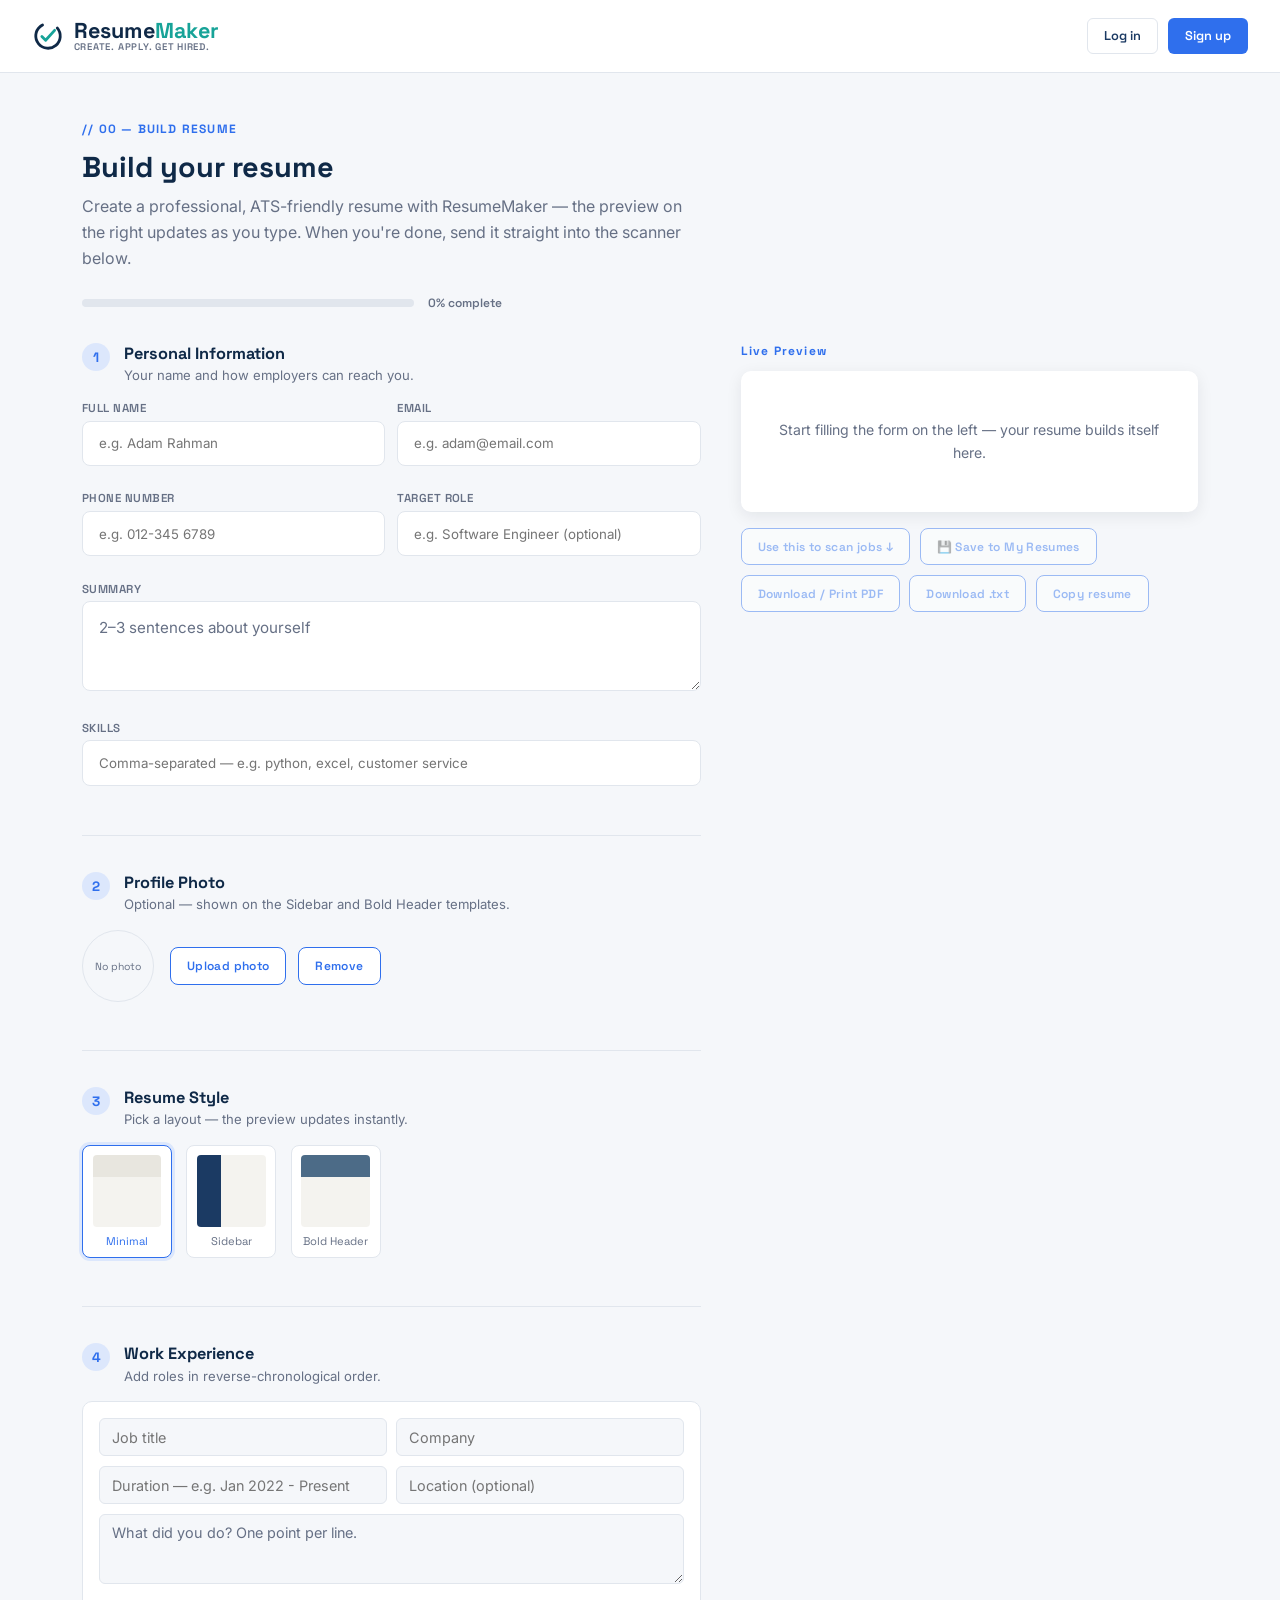
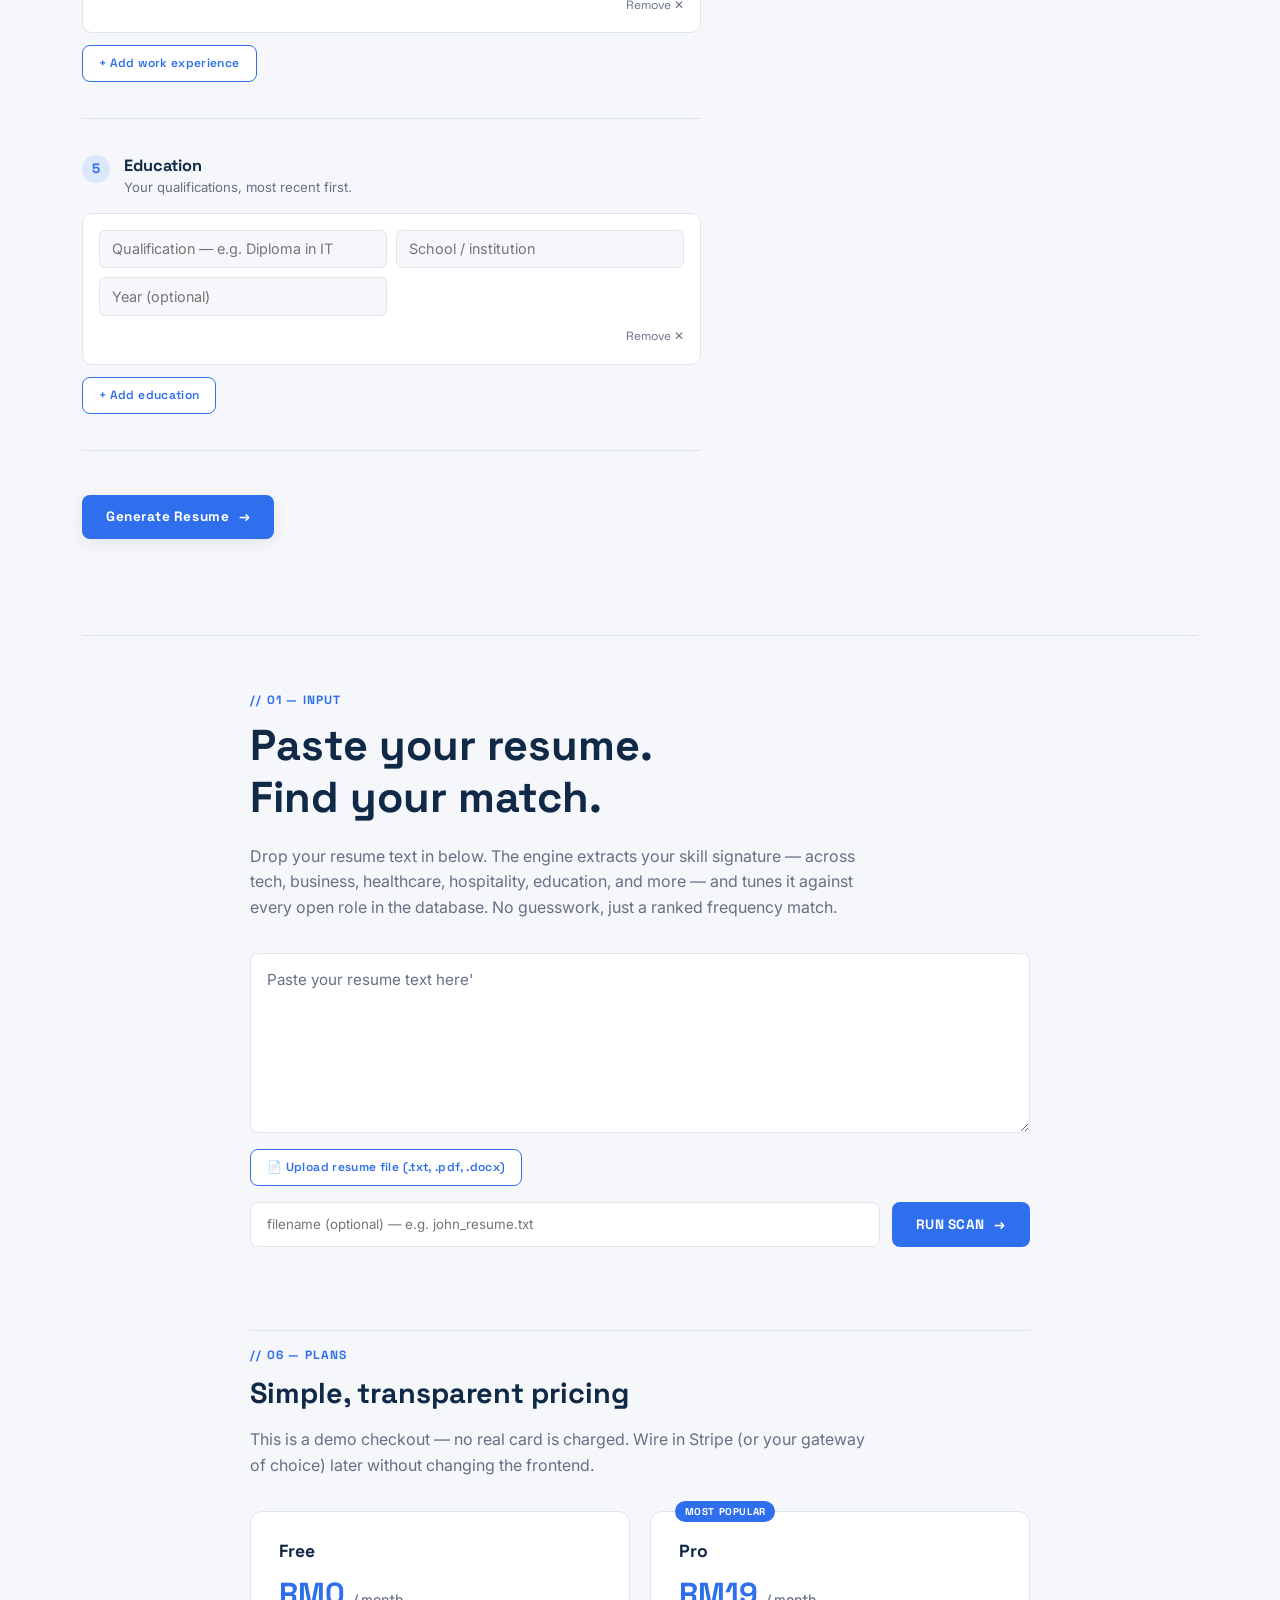
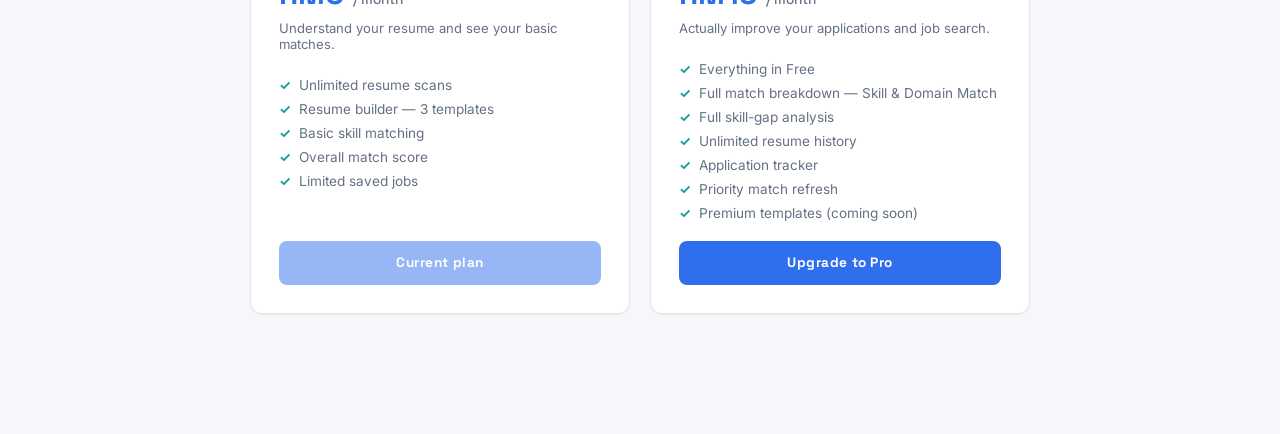
<file: frontend/index.html>
<!DOCTYPE html>
<html lang="en">
<head>
<meta charset="UTF-8">
<meta name="viewport" content="width=device-width, initial-scale=1.0">
<title>ResumeMaker — Resume Matcher</title>
<link rel="preconnect" href="https://fonts.googleapis.com">
<link href="https://fonts.googleapis.com/css2?family=Space+Grotesk:wght@400;500;600;700&family=Inter:wght@400;500;600&display=swap" rel="stylesheet">
<link rel="stylesheet" href="style.css">
</head>
<body>

<header class="topbar">
  <div class="topbar-left">
    <div class="logo">
      <svg class="logo-icon" viewBox="0 0 34 34" fill="none" xmlns="http://www.w3.org/2000/svg" aria-hidden="true">
        <circle class="logo-icon-ring" cx="17" cy="17" r="13" stroke-width="3" stroke-linecap="round" stroke-dasharray="64 17" transform="rotate(-40 17 17)"/>
        <path class="logo-icon-check" d="M10.5 17.5L14.5 21.5L24 11" stroke-width="3" stroke-linecap="round" stroke-linejoin="round"/>
      </svg>
      <div class="logo-text">
        <span class="logo-wordmark"><span class="logo-word-a">Resume</span><span class="logo-word-b">Maker</span></span>
        <span class="logo-tagline">CREATE. APPLY. GET HIRED.</span>
      </div>
    </div>
  </div>
  <div class="topbar-right" id="authArea">
    <button type="button" class="nav-btn ghost" id="loginNavBtn">Log in</button>
    <button type="button" class="nav-btn primary" id="signupNavBtn">Sign up</button>
  </div>
</header>

<main>
  <section class="builder-section reveal">
    <div class="builder-header">
      <p class="eyebrow reveal-child" style="--reveal-delay:0ms">// 00 — BUILD RESUME</p>
      <h2 class="builder-title reveal-child" style="--reveal-delay:70ms">Build your resume</h2>
      <p class="hero-copy reveal-child" style="--reveal-delay:140ms">Create a professional, ATS-friendly resume with ResumeMaker — the preview on the right updates as you type. When you're done, send it straight into the scanner below.</p>

      <div class="progress-track reveal-child" style="--reveal-delay:210ms" aria-label="Resume completion progress">
        <div class="progress-bar"><div class="progress-fill" id="progressFill" style="width:0%"></div></div>
        <span class="progress-label" id="progressLabel">0% complete</span>
      </div>
    </div>

    <div class="builder-layout">
      <div class="builder-form">

        <div class="form-step">
          <div class="step-head">
            <span class="step-num">1</span>
            <div>
              <h3>Personal Information</h3>
              <p>Your name and how employers can reach you.</p>
            </div>
          </div>
          <div class="builder-grid">
            <div class="field">
              <label for="bFullName">Full name</label>
              <input id="bFullName" type="text" placeholder="e.g. Adam Rahman" />
            </div>
            <div class="field">
              <label for="bEmail">Email</label>
              <input id="bEmail" type="text" placeholder="e.g. adam@email.com" />
            </div>
            <div class="field">
              <label for="bPhone">Phone number</label>
              <input id="bPhone" type="text" placeholder="e.g. 012-345 6789" />
            </div>
            <div class="field">
              <label for="bTargetRole">Target role</label>
              <input id="bTargetRole" type="text" placeholder="e.g. Software Engineer (optional)" />
            </div>
          </div>
          <div class="field">
            <label for="bSummary">Summary</label>
            <textarea id="bSummary" class="builder-textarea" placeholder="2–3 sentences about yourself"></textarea>
          </div>
          <div class="field">
            <label for="bSkills">Skills</label>
            <input id="bSkills" type="text" placeholder="Comma-separated — e.g. python, excel, customer service" />
          </div>
        </div>

        <div class="form-step">
          <div class="step-head">
            <span class="step-num">2</span>
            <div>
              <h3>Profile Photo</h3>
              <p>Optional — shown on the Sidebar and Bold Header templates.</p>
            </div>
          </div>
          <div class="photo-upload-row">
            <div id="photoPreview" class="photo-preview">No photo</div>
            <div>
              <label for="bPhoto" class="secondary-btn file-label">Upload photo</label>
              <input type="file" id="bPhoto" accept="image/*" hidden />
              <button type="button" id="removePhotoBtn" class="secondary-btn" style="margin-left:0.5rem;">Remove</button>
            </div>
          </div>
        </div>

        <div class="form-step">
          <div class="step-head">
            <span class="step-num">3</span>
            <div>
              <h3>Resume Style</h3>
              <p>Pick a layout — the preview updates instantly.</p>
            </div>
          </div>
          <div class="template-picker" id="templatePicker" role="radiogroup" aria-label="Resume template">
            <button type="button" class="template-option selected" data-template="minimal" role="radio" aria-checked="true">
              <div class="template-thumb template-thumb-minimal"></div>
              <span>Minimal</span>
            </button>
            <button type="button" class="template-option" data-template="sidebar" role="radio" aria-checked="false">
              <div class="template-thumb template-thumb-sidebar"></div>
              <span>Sidebar</span>
            </button>
            <button type="button" class="template-option" data-template="bold" role="radio" aria-checked="false">
              <div class="template-thumb template-thumb-bold"></div>
              <span>Bold Header</span>
            </button>
          </div>
        </div>

        <div class="form-step">
          <div class="step-head">
            <span class="step-num">4</span>
            <div>
              <h3>Work Experience</h3>
              <p>Add roles in reverse-chronological order.</p>
            </div>
          </div>
          <div id="experienceList" class="dynamic-list"></div>
          <p id="experienceEmpty" class="empty-state">No work experience added yet.</p>
          <button type="button" id="addExperienceBtn" class="secondary-btn">+ Add work experience</button>
        </div>

        <div class="form-step">
          <div class="step-head">
            <span class="step-num">5</span>
            <div>
              <h3>Education</h3>
              <p>Your qualifications, most recent first.</p>
            </div>
          </div>
          <div id="educationList" class="dynamic-list"></div>
          <p id="educationEmpty" class="empty-state">No education added yet.</p>
          <button type="button" id="addEducationBtn" class="secondary-btn">+ Add education</button>
        </div>

        <div class="builder-cta">
          <button id="generateBtn" class="cta-btn">
            <span class="btn-label">Generate Resume</span>
            <span class="btn-arrow">→</span>
          </button>
          <p id="builderStatus" class="status-msg"></p>
        </div>
      </div>

      <aside class="builder-preview-panel">
        <div class="preview-sticky">
          <div class="preview-panel-head">
            <span class="eyebrow" style="margin:0;">Live Preview</span>
          </div>
          <div id="resumeVisual" class="resume-visual-wrap">
            <div class="preview-placeholder">Start filling the form on the left — your resume builds itself here.</div>
          </div>
          <div class="preview-actions" id="generatedPreview">
            <button type="button" id="useForScanBtn" class="secondary-btn" disabled>Use this to scan jobs ↓</button>
            <button type="button" id="saveToHistoryBtn" class="secondary-btn" disabled>💾 Save to My Resumes</button>
            <button type="button" id="downloadPdfBtn" class="secondary-btn" disabled>Download / Print PDF</button>
            <button type="button" id="downloadBtn" class="secondary-btn" disabled>Download .txt</button>
            <button type="button" id="copyResumeBtn" class="secondary-btn" disabled>Copy resume</button>
          </div>
          <p id="saveToHistoryStatus" class="status-msg"></p>
        </div>
      </aside>
    </div>
  </section>

  <section class="hero reveal narrow">
    <p class="eyebrow reveal-child" style="--reveal-delay:0ms">// 01 — INPUT</p>
    <h1 class="reveal-child" style="--reveal-delay:70ms">Paste your resume.<br>Find your match.</h1>
    <p class="hero-copy reveal-child" style="--reveal-delay:150ms">Drop your resume text in below. The engine extracts your skill signature — across tech, business, healthcare, hospitality, education, and more — and tunes it against every open role in the database. No guesswork, just a ranked frequency match.</p>

    <textarea id="resumeText" class="reveal-child" style="--reveal-delay:220ms" placeholder="Paste your resume text here'"></textarea>

    <div class="file-upload-row">
      <label for="resumeFileInput" class="secondary-btn file-label">📄 Upload resume file (.txt, .pdf, .docx)</label>
      <input type="file" id="resumeFileInput" accept=".txt,.pdf,.docx" hidden />
      <span id="fileUploadStatus" class="status-msg"></span>
    </div>

    <div class="input-row">
      <input id="filename" type="text" placeholder="filename (optional) — e.g. john_resume.txt" />
      <button id="scanBtn">
        <span class="btn-label">RUN SCAN</span>
        <span class="btn-arrow">→</span>
      </button>
    </div>
    <p id="statusMsg" class="status-msg"></p>
  </section>

  <section class="results reveal narrow" id="resultsSection" hidden>
    <p class="eyebrow">// 02 — DETECTED SIGNATURE</p>
    <div id="skillTags" class="skill-tags"></div>

    <p class="eyebrow" style="margin-top: 3rem;">// 03 — MATCHED FREQUENCIES</p>
    <p class="legend"><span style="color:var(--accent)">■ exact match</span><span style="color:var(--secondary)">▨ related field</span><span style="color:var(--text-dim); text-decoration:line-through;">missing</span></p>
    <div id="matchList" class="match-list"></div>
  </section>

  <section class="pricing reveal narrow">
    <p class="eyebrow">// 06 — PLANS</p>
    <h2 class="builder-title">Simple, transparent pricing</h2>
    <p class="hero-copy">This is a demo checkout — no real card is charged. Wire in Stripe (or your gateway of choice) later without changing the frontend.</p>

    <div class="pricing-grid">
      <div class="plan-card" data-plan="free">
        <div class="plan-name">Free</div>
        <div class="plan-price">RM0 <span>/ month</span></div>
        <p class="plan-tagline">Understand your resume and see your basic matches.</p>
        <ul class="plan-features">
          <li>Unlimited resume scans</li>
          <li>Resume builder — 3 templates</li>
          <li>Basic skill matching</li>
          <li>Overall match score</li>
          <li>Limited saved jobs</li>
        </ul>
        <button type="button" class="primary-btn subscribe-btn" data-plan="free">Get Started</button>
      </div>
      <div class="plan-card featured" data-plan="pro">
        <div class="plan-name">Pro</div>
        <div class="plan-price">RM19 <span>/ month</span></div>
        <p class="plan-tagline">Actually improve your applications and job search.</p>
        <ul class="plan-features">
          <li>Everything in Free</li>
          <li>Full match breakdown — Skill &amp; Domain Match</li>
          <li>Full skill-gap analysis</li>
          <li>Unlimited resume history</li>
          <li>Application tracker</li>
          <li>Priority match refresh</li>
          <li>Premium templates (coming soon)</li>
        </ul>
        <button type="button" class="primary-btn subscribe-btn" data-plan="pro">Upgrade to Pro</button>
      </div>
    </div>
    <p id="pricingStatus" class="status-msg"></p>
  </section>
</main>

<!-- Edit Profile modal -->
<div class="modal-overlay" id="profileModal" hidden>
  <div class="modal-card">
    <button type="button" class="modal-close" id="profileModalClose">✕</button>
    <h3 class="modal-title">Edit profile</h3>
    <p class="modal-subtitle">Update your name, email, or profile photo.</p>

    <div class="photo-upload-row">
      <div id="profilePhotoPreview" class="photo-preview">No photo</div>
      <div>
        <label for="profilePhotoInput" class="secondary-btn file-label">Upload photo</label>
        <input type="file" id="profilePhotoInput" accept="image/*" hidden />
        <button type="button" id="removeProfilePhotoBtn" class="secondary-btn" style="margin-left:0.5rem;">Remove</button>
      </div>
    </div>

    <div class="modal-form">
      <input type="text" id="profileNameInput" placeholder="Full name" />
      <input type="email" id="profileEmailInput" placeholder="Email" />
      <button type="button" class="primary-btn" id="profileSaveBtn" style="justify-content:center;">Save changes</button>
    </div>
    <p id="profileStatus" class="status-msg"></p>
  </div>
</div>

<!-- Dashboard modal -->
<div class="modal-overlay" id="dashboardModal" hidden>
  <div class="modal-card modal-card-wide">
    <button type="button" class="modal-close" id="dashboardModalClose">✕</button>

    <p class="eyebrow" style="margin:0 0 0.3rem;">// DASHBOARD</p>
    <h3 class="modal-title">Welcome back<span id="dashboardName"></span></h3>

    <div class="dashboard-grid">
      <div class="dashboard-tile">
        <span class="dashboard-tile-label">Resume Score</span>
        <span class="dashboard-tile-value" id="statResumeScore">0<small>/100</small></span>
      </div>
      <div class="dashboard-tile">
        <span class="dashboard-tile-label">Jobs Matched</span>
        <span class="dashboard-tile-value" id="statJobsMatched">0</span>
      </div>
      <div class="dashboard-tile">
        <span class="dashboard-tile-label">Saved Jobs</span>
        <span class="dashboard-tile-value" id="statSavedJobs">0</span>
      </div>
      <div class="dashboard-tile">
        <span class="dashboard-tile-label">Applications</span>
        <span class="dashboard-tile-value" id="statApplications">0</span>
      </div>
      <div class="dashboard-tile">
        <span class="dashboard-tile-label">Interviews</span>
        <span class="dashboard-tile-value" id="statInterviews">0</span>
      </div>
    </div>

    <div class="dashboard-panels">
      <div class="dashboard-panel">
        <div class="dashboard-panel-head">
          <span class="dashboard-panel-title">Resume History</span>
        </div>
        <div id="resumeHistoryList" class="dashboard-panel-body"></div>
      </div>
      <div class="dashboard-panel">
        <div class="dashboard-panel-head">
          <span class="dashboard-panel-title">Application Tracker</span>
        </div>
        <div id="applicationTrackerList" class="dashboard-panel-body"></div>
      </div>
    </div>
  </div>
</div>

<!-- Auth modal (login / signup) -->
<div class="modal-overlay" id="authModal" hidden>
  <div class="modal-card">
    <button type="button" class="modal-close" id="authModalClose">✕</button>

    <div id="loginPane">
      <h3 class="modal-title">Welcome back</h3>
      <p class="modal-subtitle">Log in to save your resumes and match history.</p>
      <div class="modal-form">
        <input type="email" id="loginEmail" placeholder="Email" />
        <input type="password" id="loginPassword" placeholder="Password" />
        <button type="button" class="primary-btn" id="loginSubmitBtn" style="justify-content:center;">Log in</button>
      </div>
      <p id="loginStatus" class="status-msg"></p>
      <p class="modal-switch">Don't have an account? <button type="button" id="switchToSignup">Sign up</button></p>
    </div>

    <div id="signupPane" hidden>
      <h3 class="modal-title">Create your account</h3>
      <p class="modal-subtitle">Free to start — upgrade any time.</p>
      <div class="modal-form">
        <input type="text" id="signupName" placeholder="Full name" />
        <input type="email" id="signupEmail" placeholder="Email" />
        <input type="password" id="signupPassword" placeholder="Password (min. 6 characters)" />
        <button type="button" class="primary-btn" id="signupSubmitBtn" style="justify-content:center;">Sign up</button>
      </div>
      <p id="signupStatus" class="status-msg"></p>
      <p class="modal-switch">Already have an account? <button type="button" id="switchToLogin">Log in</button></p>
    </div>
  </div>
</div>

<script src="script.js"></script>
</body>
</html>
</file>
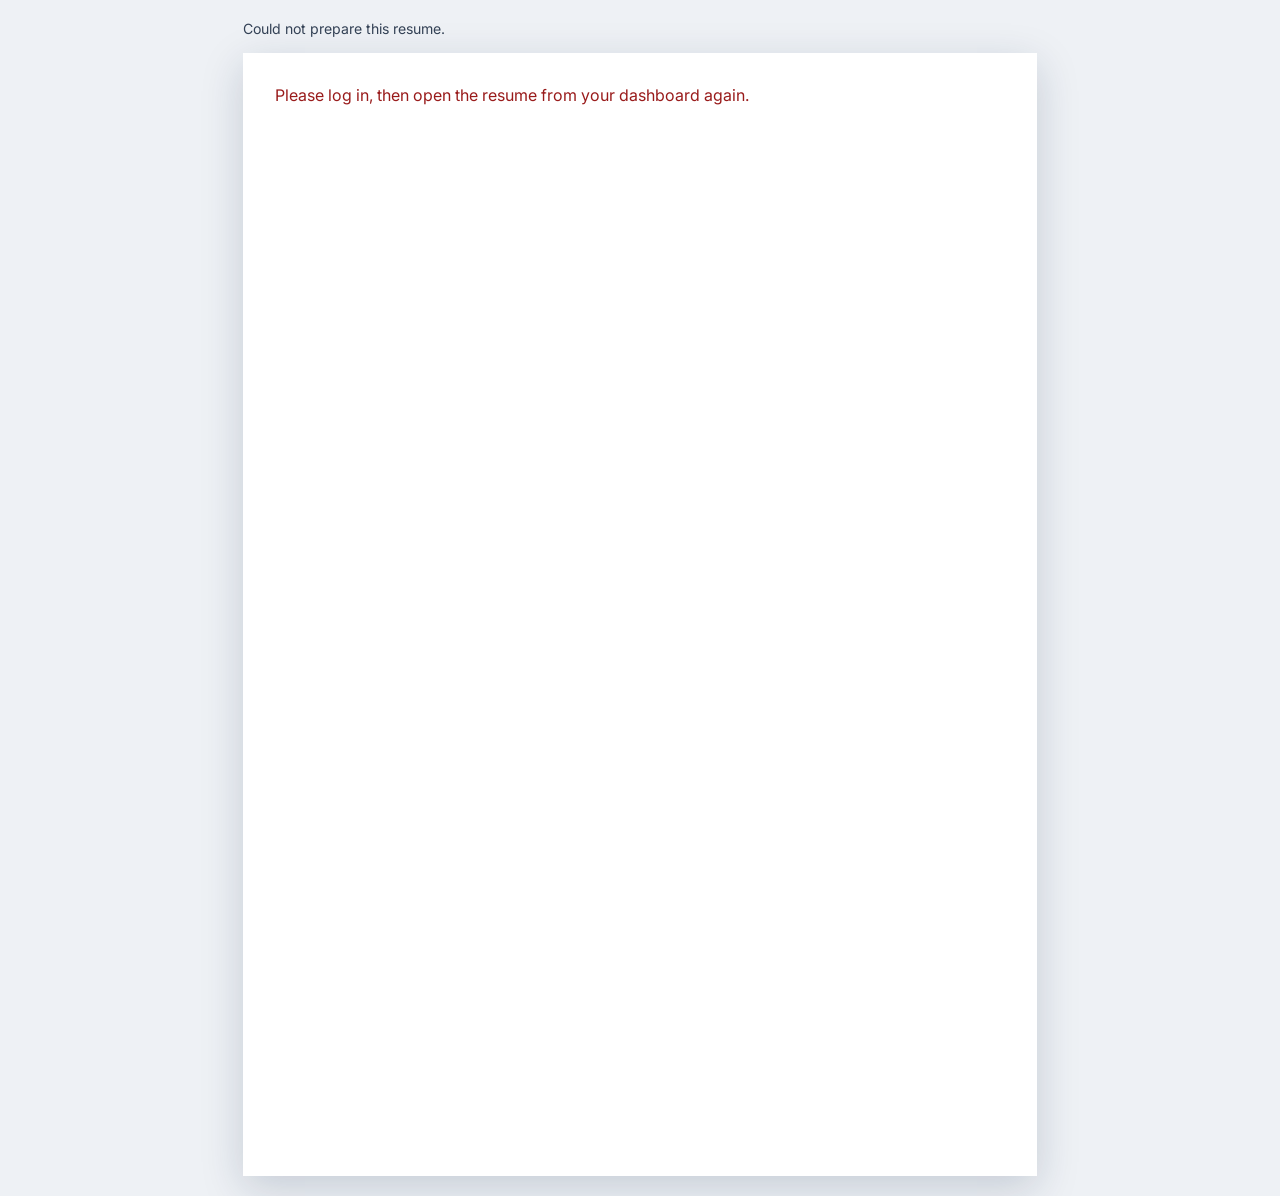
<file: frontend/resume-print.html>
<!DOCTYPE html>
<html lang="en">
<head>
  <meta charset="UTF-8">
  <meta name="viewport" content="width=device-width, initial-scale=1.0">
  <title>Resume PDF</title>
  <link rel="preconnect" href="https://fonts.googleapis.com">
  <link rel="preconnect" href="https://fonts.gstatic.com" crossorigin>
  <link href="https://fonts.googleapis.com/css2?family=Inter:wght@400;500;600;700&display=swap" rel="stylesheet">
  <link rel="stylesheet" href="resume-print.css">
</head>
<body>
  <main class="print-shell">
    <div class="print-toolbar">
      <p id="printStatus">Preparing your resume...</p>
      <button type="button" id="printButton">Print / Save as PDF</button>
    </div>
    <article id="resumeSheet" class="resume-sheet" aria-label="Resume preview"></article>
  </main>
  <script src="resume-print.js"></script>
</body>
</html>
</file>
<file: frontend/style.css>
:root {
  /* Corporate light palette — navy + teal, no black */
  --bg: #F5F7FA;
  --bg-raised: #FFFFFF;
  --line: #E1E6ED;
  --navy: #1B3A63;
  --navy-deep: #0F2947;
  --accent: #2F6FED;
  --accent-dim: #DCE7FC;
  --secondary: #17A398;
  --text: #1F2937;
  --text-dim: #667085;
  --danger: #D64545;
  --font-display: 'Space Grotesk', sans-serif;
  --font-body: 'Inter', sans-serif;
  --shadow-sm: 0 1px 2px rgba(16, 24, 40, 0.06);
  --shadow-md: 0 4px 16px rgba(16, 24, 40, 0.08);
  --shadow-lg: 0 12px 32px rgba(16, 24, 40, 0.12);
}

* { box-sizing: border-box; }

@keyframes fadeInUp {
  from { opacity: 0; transform: translateY(14px); }
  to { opacity: 1; transform: translateY(0); }
}
@keyframes fadeIn {
  from { opacity: 0; }
  to { opacity: 1; }
}
@keyframes scaleIn {
  from { opacity: 0; transform: scale(0.96); }
  to { opacity: 1; transform: scale(1); }
}
@keyframes shimmer {
  0% { background-position: -200% 0; }
  100% { background-position: 200% 0; }
}

/* ===========================================================================
   MOTION SYSTEM — shared timing/easing tokens used across the file
   =========================================================================== */
:root {
  --ease: cubic-bezier(0.16, 1, 0.3, 1);
  --ease-out: cubic-bezier(0.22, 1, 0.36, 1);
  --dur-fast: 150ms;
  --dur-base: 260ms;
  --dur-slow: 480ms;
}

@media (prefers-reduced-motion: reduce) {
  *, *::before, *::after {
    animation-duration: 0.001ms !important;
    animation-iteration-count: 1 !important;
    transition-duration: 0.001ms !important;
    scroll-behavior: auto !important;
  }
}

body {
  margin: 0;
  background: var(--bg);
  color: var(--text);
  font-family: var(--font-body);
  min-height: 100vh;
  position: relative;
  overflow-x: hidden;
}

.topbar {
  display: flex;
  justify-content: space-between;
  align-items: center;
  padding: 1.1rem 2rem;
  background: var(--bg-raised);
  border-bottom: 1px solid var(--line);
  box-shadow: none;
  position: sticky;
  top: 0;
  z-index: 50;
  transition: box-shadow var(--dur-base) var(--ease), background var(--dur-base) var(--ease);
}
.topbar.scrolled {
  box-shadow: var(--shadow-md);
}
.topbar-left { display: flex; align-items: center; gap: 1rem; }
.logo {
  display: flex;
  align-items: center;
  gap: 0.6rem;
}
.logo-icon {
  flex-shrink: 0;
  width: 32px;
  height: 32px;
}
.logo-icon-ring { stroke: var(--navy-deep); fill: none; }
.logo-icon-check { stroke: var(--secondary); fill: none; }
.logo-text { display: flex; flex-direction: column; gap: 0.1rem; line-height: 1; }
.logo-wordmark {
  font-family: var(--font-display);
  font-weight: 700;
  font-size: 1.35rem;
  letter-spacing: 0.01em;
}
.logo-word-a { color: var(--navy-deep); }
.logo-word-b { color: var(--secondary); }
.logo-tagline {
  font-family: var(--font-display);
  font-size: 0.6rem;
  font-weight: 600;
  letter-spacing: 0.08em;
  color: var(--text-dim);
}
.topbar-right { display: flex; align-items: center; gap: 0.6rem; }

.nav-btn {
  font-family: var(--font-display);
  font-size: 0.8rem;
  font-weight: 600;
  border-radius: 6px;
  padding: 0.55rem 1rem;
  cursor: pointer;
  transition: transform var(--dur-fast) var(--ease), box-shadow var(--dur-fast) var(--ease), background var(--dur-fast) var(--ease), border-color var(--dur-fast) var(--ease);
  border: 1px solid transparent;
}
.nav-btn.ghost {
  background: transparent;
  color: var(--navy);
  border-color: var(--line);
}
.nav-btn.ghost:hover { background: var(--accent-dim); border-color: var(--accent-dim); transform: translateY(-1px); }
.nav-btn.ghost:active { transform: translateY(0) scale(0.98); }
.nav-btn.primary {
  background: var(--accent);
  color: #fff;
}
.nav-btn.primary:hover { transform: translateY(-1px); box-shadow: var(--shadow-md); }
.nav-btn.primary:active { transform: translateY(0) scale(0.98); box-shadow: var(--shadow-sm); }

.user-chip {
  display: flex;
  align-items: center;
  gap: 0.6rem;
  font-family: var(--font-display);
  font-size: 0.8rem;
  color: var(--navy);
  background: transparent;
  border: 1px solid transparent;
  border-radius: 999px;
  padding: 0.3rem 0.7rem 0.3rem 0.3rem;
  cursor: pointer;
  transition: border-color var(--dur-fast) var(--ease), background var(--dur-fast) var(--ease);
}
.user-chip:hover { border-color: var(--line); background: var(--bg); }
.user-chip-avatar {
  width: 26px;
  height: 26px;
  border-radius: 50%;
  overflow: hidden;
  flex-shrink: 0;
  display: flex;
  align-items: center;
  justify-content: center;
  background: var(--accent-dim);
}
.user-chip-avatar img { width: 100%; height: 100%; object-fit: cover; }
.user-chip-initial {
  font-family: var(--font-display);
  font-weight: 700;
  font-size: 0.75rem;
  color: var(--accent);
}
.user-chip .plan-badge {
  font-size: 0.65rem;
  padding: 0.15rem 0.5rem;
  border-radius: 999px;
  background: var(--accent-dim);
  color: var(--accent);
  font-weight: 700;
  letter-spacing: 0.04em;
  text-transform: uppercase;
}
.user-chip .plan-badge.pro { background: var(--secondary); color: #fff; }

main { max-width: 1180px; margin: 0 auto; padding: 3rem 2rem 5rem; }
.narrow { max-width: 780px; margin-left: auto; margin-right: auto; }

/* ===========================================================================
   SCROLL REVEAL — toggled by IntersectionObserver in script.js.
   Elements start hidden+offset, then animate in once when they enter view.
   =========================================================================== */
.reveal {
  opacity: 0;
  transform: translateY(20px);
  transition: opacity var(--dur-slow) var(--ease), transform var(--dur-slow) var(--ease);
  transition-delay: var(--reveal-delay, 0ms);
}
.reveal.in-view {
  opacity: 1;
  transform: translateY(0);
}
/* Heading/description/first-form stagger inside a revealed section */
.reveal-child {
  opacity: 0;
  transform: translateY(15px);
  transition: opacity var(--dur-base) var(--ease), transform var(--dur-base) var(--ease);
  transition-delay: var(--reveal-delay, 0ms);
}
.in-view .reveal-child { opacity: 1; transform: translateY(0); }

.eyebrow {
  font-family: var(--font-display);
  color: var(--accent);
  font-size: 0.75rem;
  letter-spacing: 0.1em;
  margin: 0 0 0.75rem;
  font-weight: 700;
}

h1 {
  font-family: var(--font-display);
  font-size: clamp(1.8rem, 4vw, 2.7rem);
  line-height: 1.2;
  margin: 0 0 1.25rem;
  font-weight: 700;
  color: var(--navy-deep);
}

.hero-copy {
  color: var(--text-dim);
  font-size: 1rem;
  line-height: 1.6;
  max-width: 62ch;
  margin: 0 0 2rem;
}

textarea {
  width: 100%;
  min-height: 180px;
  background: var(--bg-raised);
  border: 1px solid var(--line);
  border-radius: 8px;
  color: var(--text);
  font-family: var(--font-body);
  font-size: 0.95rem;
  padding: 1rem;
  resize: vertical;
  outline: none;
  transition: border-color var(--dur-fast) var(--ease), box-shadow var(--dur-fast) var(--ease);
}
textarea:hover { border-color: #C7D0DC; }
textarea:focus { border-color: var(--accent); box-shadow: 0 0 0 3px var(--accent-dim); }
textarea::placeholder { color: var(--text-dim); }

.input-row {
  display: flex;
  gap: 0.75rem;
  margin-top: 1rem;
  flex-wrap: wrap;
}
input[type="text"], input[type="email"], input[type="password"] {
  flex: 1;
  min-width: 220px;
  background: var(--bg-raised);
  border: 1px solid var(--line);
  border-radius: 8px;
  color: var(--text);
  padding: 0.85rem 1rem;
  font-family: var(--font-body);
  outline: none;
  transition: border-color var(--dur-fast) var(--ease), box-shadow var(--dur-fast) var(--ease);
}
input[type="text"]:hover, input[type="email"]:hover, input[type="password"]:hover {
  border-color: #C7D0DC;
}
input[type="text"]:focus, input[type="email"]:focus, input[type="password"]:focus {
  border-color: var(--accent);
  box-shadow: 0 0 0 3px var(--accent-dim);
}

/* Subtle validation-error feedback — a small horizontal nudge, not a shake */
@keyframes fieldNudge {
  0%, 100% { transform: translateX(0); }
  30% { transform: translateX(-3px); }
  60% { transform: translateX(3px); }
}
.field-error {
  border-color: var(--danger) !important;
  box-shadow: 0 0 0 3px rgba(214, 69, 69, 0.12) !important;
  animation: fieldNudge var(--dur-base) var(--ease-out);
}

button#scanBtn, button#generateBtn, .primary-btn {
  background: var(--accent);
  color: #fff;
  border: none;
  border-radius: 8px;
  padding: 0.85rem 1.5rem;
  font-family: var(--font-display);
  font-weight: 700;
  font-size: 0.85rem;
  letter-spacing: 0.04em;
  cursor: pointer;
  display: flex;
  align-items: center;
  gap: 0.6rem;
  transition: transform var(--dur-fast) var(--ease), box-shadow var(--dur-fast) var(--ease), background var(--dur-fast) var(--ease);
}
button#scanBtn:hover, button#generateBtn:hover, .primary-btn:hover {
  transform: translateY(-2px);
  box-shadow: var(--shadow-md);
  background: #2860D0;
}
button#scanBtn:active, button#generateBtn:active, .primary-btn:active {
  transform: translateY(0) scale(0.98);
  box-shadow: var(--shadow-sm);
}
button#scanBtn:disabled, button#generateBtn:disabled, .primary-btn:disabled {
  opacity: 0.5; cursor: not-allowed; transform: none; box-shadow: none;
}

.btn-arrow {
  display: inline-block;
  transition: transform var(--dur-fast) var(--ease);
}
button#scanBtn:hover .btn-arrow, button#generateBtn:hover .btn-arrow, .primary-btn:hover .btn-arrow {
  transform: translateX(3px);
}

.status-msg {
  font-family: var(--font-display);
  font-size: 0.8rem;
  color: var(--text-dim);
  min-height: 1.2em;
  margin-top: 0.75rem;
}
.status-msg.error { color: var(--danger); }

.results { margin-top: 3.5rem; }

.skill-tags { display: flex; flex-wrap: wrap; gap: 0.5rem; }
.skill-tag {
  font-family: var(--font-display);
  font-size: 0.75rem;
  border: 1px solid var(--accent-dim);
  background: var(--accent-dim);
  color: var(--accent);
  padding: 0.3rem 0.7rem;
  border-radius: 999px;
  text-transform: lowercase;
  animation: scaleIn 0.3s ease both;
}

.match-list, .jobs-list { display: flex; flex-direction: column; gap: 1rem; }

.match-card, .job-card {
  background: var(--bg-raised);
  border: 1px solid var(--line);
  border-radius: 10px;
  padding: 1.25rem 1.5rem;
  box-shadow: var(--shadow-sm);
  transition: box-shadow var(--dur-fast) var(--ease), transform var(--dur-fast) var(--ease);
  animation: fadeInUp var(--dur-slow) var(--ease-out) both;
  animation-delay: var(--card-delay, 0ms);
}
.match-card:hover, .job-card:hover { box-shadow: var(--shadow-md); transform: translateY(-2px); }

/* ===========================================================================
   SKELETON LOADING — shown while a scan/match/generate request is in flight
   =========================================================================== */
.skeleton-card {
  background: var(--bg-raised);
  border: 1px solid var(--line);
  border-radius: 10px;
  padding: 1.25rem 1.5rem;
  display: flex;
  flex-direction: column;
  gap: 0.75rem;
  animation: fadeIn var(--dur-base) var(--ease) both;
}
.skeleton-line {
  height: 12px;
  border-radius: 6px;
  background: linear-gradient(90deg, #EDF0F4 25%, #F7F9FB 37%, #EDF0F4 63%);
  background-size: 400% 100%;
  animation: shimmer 1.4s ease-in-out infinite;
}
.skeleton-line.w-40 { width: 40%; }
.skeleton-line.w-60 { width: 60%; }
.skeleton-line.w-full { width: 100%; height: 7px; }

/* ===========================================================================
   AI PROCESSING INDICATOR — compact status shown while the matcher/assistant
   is working. Subtle pulse + rotating ring, cycling status text.
   =========================================================================== */
@keyframes aiPulse {
  0%, 100% { opacity: 0.55; transform: scale(0.9); }
  50% { opacity: 1; transform: scale(1); }
}
@keyframes aiRotate {
  to { transform: rotate(360deg); }
}
.ai-processing {
  display: inline-flex;
  align-items: center;
  gap: 0.55rem;
  font-family: var(--font-display);
  font-size: 0.8rem;
  color: var(--accent);
}
.ai-processing .ai-ring {
  width: 14px;
  height: 14px;
  border-radius: 50%;
  border: 2px solid var(--accent-dim);
  border-top-color: var(--accent);
  animation: aiRotate 0.8s linear infinite;
  flex-shrink: 0;
}
.ai-processing .ai-dot {
  width: 6px;
  height: 6px;
  border-radius: 50%;
  background: var(--secondary);
  animation: aiPulse 1.1s ease-in-out infinite;
  flex-shrink: 0;
}
.ai-processing .ai-status-text {
  transition: opacity var(--dur-base) var(--ease);
}

/* ===========================================================================
   SUCCESS STATE — small checkmark that fades/scales in next to status text
   =========================================================================== */
@keyframes checkPop {
  0% { opacity: 0; transform: scale(0.5); }
  60% { opacity: 1; transform: scale(1.15); }
  100% { opacity: 1; transform: scale(1); }
}
.success-check {
  display: inline-flex;
  align-items: center;
  justify-content: center;
  width: 15px;
  height: 15px;
  border-radius: 50%;
  background: var(--secondary);
  color: #fff;
  font-size: 0.62rem;
  line-height: 1;
  margin-right: 0.35rem;
  animation: checkPop var(--dur-base) var(--ease-out) both;
}

.match-card-top { display: flex; justify-content: space-between; align-items: flex-start; gap: 1rem; }
.match-title { font-weight: 700; font-size: 1.05rem; margin: 0 0 0.2rem; color: var(--navy-deep); }
.match-company { color: var(--text-dim); font-size: 0.85rem; }

.match-score {
  font-family: var(--font-display);
  font-weight: 700;
  font-size: 1.3rem;
  color: var(--accent);
  white-space: nowrap;
}

.meter {
  width: 100%;
  height: 7px;
  background: var(--line);
  border-radius: 4px;
  margin: 0.9rem 0;
  overflow: hidden;
}
.meter-fill {
  height: 100%;
  background: linear-gradient(90deg, var(--secondary), var(--accent));
  border-radius: 4px;
  width: 0%;
  transition: width 0.9s cubic-bezier(0.16, 1, 0.3, 1);
}

.skill-row { display: flex; flex-wrap: wrap; gap: 0.4rem; font-size: 0.78rem; }
.skill-pill-matched, .skill-pill-missing {
  font-family: var(--font-display);
  padding: 0.15rem 0.5rem;
  border-radius: 999px;
}
.skill-pill-matched { background: rgba(47,111,237,0.1); color: var(--accent); }
.skill-pill-related { background: transparent; border: 1px dashed var(--secondary); color: var(--secondary); border-radius: 999px; padding: 0.15rem 0.5rem; }
.skill-pill-missing { background: #F1F2F5; color: var(--text-dim); text-decoration: line-through; }

.legend {
  font-family: var(--font-display);
  font-size: 0.72rem;
  color: var(--text-dim);
  margin: 0 0 1rem;
}
.legend span { margin-right: 1rem; }

.job-card-top { display: flex; justify-content: space-between; align-items: baseline; }
.job-location { font-family: var(--font-display); font-size: 0.75rem; color: var(--text-dim); }
.job-desc { color: var(--text-dim); font-size: 0.88rem; margin: 0.5rem 0 0.75rem; line-height: 1.5; }

@media (max-width: 600px) {
  .topbar { flex-direction: column; align-items: flex-start; gap: 0.6rem; }
  .topbar-right { width: 100%; justify-content: flex-start; flex-wrap: wrap; }
  main { padding: 2rem 1.25rem 4rem; }
}

/* --- Resume Builder --- */
.builder {
  padding-bottom: 3rem;
  border-bottom: 1px solid var(--line);
  margin-bottom: 3rem;
}

.builder-title {
  font-family: var(--font-display);
  font-size: clamp(1.3rem, 3vw, 1.8rem);
  margin: 0 0 1rem;
  color: var(--navy-deep);
}

/* ===========================================================================
   BUILDER SECTION — header, progress, two-column layout, steps, live preview
   =========================================================================== */
.builder-section {
  padding-bottom: 3.5rem;
  border-bottom: 1px solid var(--line);
  margin-bottom: 3.5rem;
}

.builder-header { margin-bottom: 2rem; }
.builder-header .builder-title { margin-bottom: 0.6rem; }
.builder-header .hero-copy { margin-bottom: 1.5rem; }

.progress-track {
  display: flex;
  align-items: center;
  gap: 0.9rem;
  max-width: 420px;
}
.progress-bar {
  flex: 1;
  height: 8px;
  background: var(--line);
  border-radius: 999px;
  overflow: hidden;
}
.progress-fill {
  height: 100%;
  background: linear-gradient(90deg, var(--secondary), var(--accent));
  border-radius: 999px;
  width: 0%;
  transition: width var(--dur-slow) var(--ease);
}
.progress-label {
  font-family: var(--font-display);
  font-size: 0.75rem;
  font-weight: 600;
  color: var(--text-dim);
  white-space: nowrap;
}

.builder-layout {
  display: grid;
  grid-template-columns: 1.15fr 0.85fr;
  gap: 2.5rem;
  /* align-items intentionally left at default (stretch): the right column
     needs to be as tall as the left form column for position:sticky on
     .preview-sticky to work correctly. The column itself has no background,
     so the extra height is invisible — only the sticky card inside it is
     visible, and it now correctly follows you down the page instead of
     leaving a big empty box under a short, top-aligned column. */
}

.builder-form { display: flex; flex-direction: column; gap: 2.25rem; }

.form-step {
  padding-bottom: 2.25rem;
  border-bottom: 1px solid var(--line);
}
.form-step:last-of-type { border-bottom: none; padding-bottom: 0; }

.step-head {
  display: flex;
  align-items: flex-start;
  gap: 0.85rem;
  margin-bottom: 1.1rem;
}
.step-num {
  flex-shrink: 0;
  width: 28px;
  height: 28px;
  border-radius: 50%;
  background: var(--accent-dim);
  color: var(--accent);
  font-family: var(--font-display);
  font-weight: 700;
  font-size: 0.85rem;
  display: flex;
  align-items: center;
  justify-content: center;
}
.step-head h3 {
  font-family: var(--font-display);
  font-size: 1.02rem;
  color: var(--navy-deep);
  margin: 0 0 0.2rem;
}
.step-head p {
  font-size: 0.82rem;
  color: var(--text-dim);
  margin: 0;
}

.field { margin-bottom: 0.85rem; }
.field label {
  display: block;
  font-family: var(--font-display);
  font-size: 0.72rem;
  font-weight: 600;
  color: var(--text-dim);
  text-transform: uppercase;
  letter-spacing: 0.04em;
  margin-bottom: 0.35rem;
}
.field input, .field textarea { width: 100%; }

.empty-state {
  font-size: 0.85rem;
  color: var(--text-dim);
  background: var(--bg);
  border: 1px dashed var(--line);
  border-radius: 8px;
  padding: 0.9rem 1rem;
  margin: 0 0 0.85rem;
  text-align: center;
}

.builder-cta { margin-top: 0.5rem; }
.cta-btn {
  background: var(--accent);
  color: #fff;
  border: none;
  border-radius: 10px;
  padding: 1rem 1.8rem;
  font-family: var(--font-display);
  font-weight: 700;
  font-size: 0.92rem;
  letter-spacing: 0.03em;
  cursor: pointer;
  display: inline-flex;
  align-items: center;
  gap: 0.7rem;
  box-shadow: var(--shadow-md);
  transition: transform var(--dur-fast) var(--ease), box-shadow var(--dur-fast) var(--ease), background var(--dur-fast) var(--ease);
}
.cta-btn:hover { transform: translateY(-2px); box-shadow: var(--shadow-lg); background: #2860D0; }
.cta-btn:active { transform: translateY(0) scale(0.98); box-shadow: var(--shadow-sm); }
.cta-btn:disabled { opacity: 0.5; cursor: not-allowed; transform: none; box-shadow: none; }
.cta-btn .btn-arrow { transition: transform var(--dur-fast) var(--ease); }
.cta-btn:hover .btn-arrow { transform: translateX(3px); }
.cta-btn.is-loading .btn-label::after {
  content: "";
  display: inline-block;
  width: 12px; height: 12px;
  margin-left: 0.5rem;
  border: 2px solid rgba(255,255,255,0.4);
  border-top-color: #fff;
  border-radius: 50%;
  vertical-align: -2px;
  animation: aiRotate 0.7s linear infinite;
}

.builder-preview-panel { min-width: 0; }
.preview-sticky {
  position: sticky;
  top: 92px;
}
.preview-panel-head {
  display: flex;
  align-items: center;
  justify-content: space-between;
  margin-bottom: 0.75rem;
}
.preview-placeholder {
  padding: 3rem 1.5rem;
  text-align: center;
  color: var(--text-dim);
  font-size: 0.88rem;
  line-height: 1.6;
}
.preview-actions {
  display: flex;
  flex-wrap: wrap;
  gap: 0.6rem;
  margin-top: 1rem;
}
.preview-actions .secondary-btn:disabled {
  opacity: 0.45;
  cursor: not-allowed;
  transform: none !important;
  box-shadow: none !important;
}

/* --- Smart Resume Coach --- */
.resume-coach {
  position: relative;
  overflow: hidden;
  margin-top: 0.9rem;
  padding: 1rem;
  border: 1px solid #CFE3FF;
  border-radius: 12px;
  background:
    radial-gradient(circle at 100% 0%, rgba(67, 163, 219, 0.16), transparent 38%),
    linear-gradient(135deg, #F8FBFF, #F2F8FF);
  box-shadow: 0 8px 22px rgba(27, 58, 99, 0.08);
}
.resume-coach::after {
  content: "";
  position: absolute;
  width: 90px;
  height: 90px;
  right: -40px;
  bottom: -52px;
  border: 16px solid rgba(37, 99, 235, 0.08);
  border-radius: 50%;
  pointer-events: none;
}
.coach-topline, .coach-message, .coach-metrics, .coach-footer { position: relative; z-index: 1; }
.coach-topline {
  display: flex;
  justify-content: space-between;
  align-items: center;
  gap: 0.9rem;
}
.coach-kicker {
  display: block;
  margin-bottom: 0.2rem;
  color: var(--accent);
  font-family: var(--font-display);
  font-size: 0.62rem;
  font-weight: 700;
  letter-spacing: 0.1em;
}
.coach-topline h3 {
  margin: 0;
  color: var(--navy-deep);
  font-family: var(--font-display);
  font-size: 0.92rem;
  line-height: 1.25;
}
.coach-ring {
  --coach-progress: 0deg;
  position: relative;
  display: flex;
  align-items: baseline;
  justify-content: center;
  width: 54px;
  height: 54px;
  flex-shrink: 0;
  border-radius: 50%;
  background: conic-gradient(var(--secondary) var(--coach-progress), #DCEBFA 0);
  color: var(--navy-deep);
  font-family: var(--font-display);
  font-weight: 700;
  font-size: 0.9rem;
  isolation: isolate;
}
.coach-ring::before {
  content: "";
  position: absolute;
  width: 44px;
  height: 44px;
  border-radius: 50%;
  background: #F8FBFF;
  z-index: 0;
}
.coach-ring span, .coach-ring small { position: relative; z-index: 1; }
.coach-ring small { color: var(--text-dim); font-size: 0.52rem; }
.coach-message {
  min-height: 2.55em;
  margin: 0.8rem 0;
  color: var(--text-dim);
  font-size: 0.78rem;
  line-height: 1.55;
}
.coach-metrics {
  display: grid;
  grid-template-columns: repeat(3, 1fr);
  gap: 0.45rem;
}
.coach-metric {
  min-width: 0;
  padding: 0.5rem 0.45rem;
  border: 1px solid rgba(91, 135, 180, 0.16);
  border-radius: 8px;
  background: rgba(255, 255, 255, 0.64);
}
.coach-metric span {
  display: block;
  overflow: hidden;
  color: var(--text-dim);
  font-family: var(--font-display);
  font-size: 0.58rem;
  font-weight: 600;
  letter-spacing: 0.04em;
  text-overflow: ellipsis;
  text-transform: uppercase;
  white-space: nowrap;
}
.coach-metric strong {
  display: block;
  overflow: hidden;
  margin-top: 0.2rem;
  color: var(--navy-deep);
  font-family: var(--font-display);
  font-size: 0.72rem;
  text-overflow: ellipsis;
  white-space: nowrap;
}
.coach-footer {
  display: flex;
  align-items: center;
  justify-content: space-between;
  gap: 0.65rem;
  margin-top: 0.8rem;
}
.coach-action {
  border: 0;
  border-radius: 999px;
  background: var(--navy-deep);
  color: #fff;
  cursor: pointer;
  font-family: var(--font-display);
  font-size: 0.66rem;
  font-weight: 700;
  padding: 0.46rem 0.7rem;
  transition: transform var(--dur-fast) var(--ease), background var(--dur-fast) var(--ease);
}
.coach-action:hover { background: var(--accent); transform: translateY(-1px); }
.coach-action:focus-visible { outline: 2px solid var(--accent); outline-offset: 2px; }
.draft-status {
  color: var(--text-dim);
  font-size: 0.62rem;
  line-height: 1.35;
  text-align: right;
}
.draft-status::before { content: "●"; color: var(--secondary); font-size: 0.48rem; vertical-align: 1px; }
@media (max-width: 420px) {
  .coach-footer { align-items: flex-start; flex-direction: column; }
  .draft-status { text-align: left; }
}

@media (max-width: 960px) {
  .builder-layout { grid-template-columns: 1fr; }
  .preview-sticky { position: static; }
  .builder-preview-panel { order: 2; }
}

.builder-grid {
  display: grid;
  grid-template-columns: 1fr 1fr;
  gap: 0.75rem;
  margin-bottom: 0.75rem;
}
@media (max-width: 600px) {
  .builder-grid { grid-template-columns: 1fr; }
}

.builder-textarea {
  width: 100%;
  min-height: 90px;
  background: var(--bg-raised);
  border: 1px solid var(--line);
  border-radius: 8px;
  color: var(--text);
  font-family: var(--font-body);
  font-size: 0.95rem;
  padding: 1rem;
  resize: vertical;
  outline: none;
  margin-bottom: 0.75rem;
  transition: border-color 0.2s, box-shadow 0.2s;
}
.builder-textarea:focus { border-color: var(--accent); box-shadow: 0 0 0 3px var(--accent-dim); }
.builder-textarea::placeholder { color: var(--text-dim); }

.section-label {
  font-family: var(--font-display);
  font-size: 0.8rem;
  color: var(--text-dim);
  margin: 1.5rem 0 0.6rem;
  text-transform: uppercase;
  letter-spacing: 0.05em;
}

.dynamic-list { display: flex; flex-direction: column; gap: 0.75rem; margin-bottom: 0.75rem; }

.entry-row {
  background: var(--bg-raised);
  border: 1px solid var(--line);
  border-radius: 10px;
  padding: 1rem;
  display: grid;
  grid-template-columns: 1fr 1fr;
  gap: 0.6rem;
  position: relative;
  animation: entryEnter var(--dur-base) var(--ease-out) both;
  transition: opacity var(--dur-base) var(--ease), transform var(--dur-base) var(--ease);
}
@keyframes entryEnter {
  from { opacity: 0; transform: translateY(-10px); }
  to { opacity: 1; transform: translateY(0); }
}
.entry-row.removing {
  opacity: 0;
  transform: translateY(-8px) scale(0.97);
  pointer-events: none;
}
.entry-row input, .entry-row textarea {
  background: var(--bg);
  border: 1px solid var(--line);
  border-radius: 6px;
  color: var(--text);
  font-family: var(--font-body);
  font-size: 0.9rem;
  padding: 0.6rem 0.75rem;
  outline: none;
  width: 100%;
  box-sizing: border-box;
  transition: border-color 0.2s;
}
.entry-row input:focus, .entry-row textarea:focus { border-color: var(--accent); }
.entry-row textarea { grid-column: 1 / -1; min-height: 70px; resize: vertical; }
.entry-row .remove-entry-btn {
  grid-column: 1 / -1;
  justify-self: end;
  background: none;
  border: none;
  color: var(--text-dim);
  font-family: var(--font-display);
  font-size: 0.75rem;
  cursor: pointer;
  padding: 0.2rem 0;
  transition: color 0.15s;
}
.entry-row .remove-entry-btn:hover { color: var(--danger); }
@media (max-width: 600px) {
  .entry-row { grid-template-columns: 1fr; }
}

.secondary-btn {
  background: var(--bg-raised);
  border: 1px solid var(--accent);
  color: var(--accent);
  border-radius: 8px;
  padding: 0.6rem 1rem;
  font-family: var(--font-display);
  font-size: 0.75rem;
  font-weight: 600;
  letter-spacing: 0.03em;
  cursor: pointer;
  transition: background var(--dur-fast) var(--ease), transform var(--dur-fast) var(--ease), box-shadow var(--dur-fast) var(--ease);
}
.secondary-btn:hover { background: var(--accent-dim); transform: translateY(-1px); box-shadow: var(--shadow-sm); }
.secondary-btn:active { transform: translateY(0) scale(0.98); }

.resume-output {
  background: var(--bg-raised);
  border: 1px solid var(--line);
  border-radius: 10px;
  padding: 1.25rem;
  font-family: var(--font-display);
  font-size: 0.85rem;
  line-height: 1.6;
  white-space: pre-wrap;
  word-break: break-word;
  color: var(--text);
  margin: 0 0 1rem;
}

/* --- Photo upload --- */
.photo-upload-row {
  display: flex;
  align-items: center;
  gap: 1rem;
  margin-bottom: 0.75rem;
}
.photo-preview {
  width: 72px;
  height: 72px;
  border-radius: 50%;
  background: var(--bg);
  border: 1px solid var(--line);
  display: flex;
  align-items: center;
  justify-content: center;
  font-family: var(--font-display);
  font-size: 0.65rem;
  color: var(--text-dim);
  overflow: hidden;
  flex-shrink: 0;
  text-align: center;
  transition: border-color var(--dur-fast) var(--ease), transform var(--dur-fast) var(--ease);
}
.photo-preview:hover { border-color: var(--accent); transform: scale(1.03); }
.photo-preview img {
  width: 100%; height: 100%; object-fit: cover;
  animation: photoAppear var(--dur-slow) var(--ease) both;
}
.photo-preview img.photo-leaving {
  animation: photoLeave var(--dur-base) var(--ease-out) both;
}
@keyframes photoAppear {
  from { opacity: 0; transform: scale(0.85); }
  to { opacity: 1; transform: scale(1); }
}
@keyframes photoLeave {
  from { opacity: 1; transform: scale(1); }
  to { opacity: 0; transform: scale(0.85); }
}
#bPhoto {
  color: var(--text-dim);
  font-family: var(--font-body);
  font-size: 0.85rem;
}

/* --- Template picker --- */
.template-picker {
  display: flex;
  gap: 0.9rem;
  margin-bottom: 0.75rem;
  flex-wrap: wrap;
}
.template-option {
  border: 1px solid var(--line);
  background: var(--bg-raised);
  border-radius: 8px;
  padding: 0.6rem;
  cursor: pointer;
  text-align: center;
  font-family: var(--font-display);
  font-size: 0.7rem;
  color: var(--text-dim);
  transition: border-color var(--dur-fast) var(--ease), transform var(--dur-fast) var(--ease), box-shadow var(--dur-base) var(--ease);
  width: 90px;
  appearance: none;
  display: flex;
  flex-direction: column;
  align-items: center;
}
.template-option:focus-visible { outline: 2px solid var(--accent); outline-offset: 2px; }
.template-thumb {
  width: 100%;
  height: 72px;
  border-radius: 4px;
  margin-bottom: 0.4rem;
}
.template-option:hover { border-color: var(--accent); transform: translateY(-2px) scale(1.02); box-shadow: var(--shadow-sm); }
.template-option.selected { border-color: var(--accent); color: var(--accent); box-shadow: 0 0 0 3px var(--accent-dim); }
.template-option .template-thumb { transition: transform var(--dur-base) var(--ease); }
.template-option:hover .template-thumb { transform: scale(1.03); }
.template-thumb-minimal { background: linear-gradient(180deg, #E8E6DF 0 30%, #F4F3EF 30% 100%); }
.template-thumb-sidebar { background: linear-gradient(90deg, #1B3A63 0 35%, #F4F3EF 35% 100%); }
.template-thumb-bold { background: linear-gradient(180deg, #4C6B87 0 30%, #F4F3EF 30% 100%); }

/* --- Visual resume preview --- */
.resume-visual-wrap {
  background: #fff;
  border-radius: 10px;
  overflow: hidden;
  margin-bottom: 1rem;
  color: #1A1A1A;
  box-shadow: var(--shadow-md);
}
.resume-doc { font-family: 'Inter', sans-serif; }
.resume-doc h1, .resume-doc h2, .resume-doc h3 { margin: 0; }
.resume-doc .r-avatar {
  width: 90px; height: 90px; border-radius: 50%;
  object-fit: cover; background: #ddd; flex-shrink: 0;
}
.resume-doc .r-section-title {
  font-size: 0.78rem; letter-spacing: 0.08em; text-transform: uppercase;
  font-weight: 700; margin: 1.1rem 0 0.5rem;
}
.resume-doc .r-skill-pill {
  display: inline-block; font-size: 0.75rem; padding: 0.2rem 0.6rem;
  border-radius: 999px; margin: 0 0.3rem 0.3rem 0;
}
.resume-doc .r-entry { margin-bottom: 0.8rem; }
.resume-doc .r-entry-title { font-weight: 600; font-size: 0.92rem; }
.resume-doc .r-entry-sub { font-size: 0.78rem; opacity: 0.7; margin-bottom: 0.3rem; }
.resume-doc .r-entry ul { margin: 0.2rem 0 0; padding-left: 1.1rem; font-size: 0.83rem; line-height: 1.5; }
.resume-doc p { font-size: 0.85rem; line-height: 1.55; margin: 0; }

/* Minimal template */
.tpl-minimal { padding: 2.2rem; }
.tpl-minimal .r-header { text-align: center; margin-bottom: 1rem; }
.tpl-minimal .r-avatar { margin: 0 auto 0.75rem; display: block; }
.tpl-minimal .r-name { font-size: 1.6rem; font-weight: 700; }
.tpl-minimal .r-role { font-size: 0.85rem; opacity: 0.65; margin-top: 0.2rem; }
.tpl-minimal .r-contact { font-size: 0.78rem; opacity: 0.6; margin-top: 0.3rem; }
.tpl-minimal .r-skill-pill { background: #EFEEE9; color: #333; }

/* Sidebar template */
.tpl-sidebar { display: grid; grid-template-columns: 190px 1fr; min-height: 400px; }
.tpl-sidebar .r-side { background: #1B3A63; color: #F4F3EF; padding: 1.8rem 1.2rem; }
.tpl-sidebar .r-side .r-avatar { margin: 0 auto 0.9rem; display: block; }
.tpl-sidebar .r-side .r-name { font-size: 1.15rem; font-weight: 700; text-align: center; }
.tpl-sidebar .r-side .r-role { font-size: 0.75rem; opacity: 0.75; text-align: center; margin-top: 0.2rem; }
.tpl-sidebar .r-side .r-contact { font-size: 0.72rem; opacity: 0.75; margin-top: 1rem; line-height: 1.6; word-break: break-word; }
.tpl-sidebar .r-side .r-section-title { color: #F4F3EF; opacity: 0.85; }
.tpl-sidebar .r-side .r-skill-pill { background: rgba(255,255,255,0.12); color: #F4F3EF; }
.tpl-sidebar .r-main { padding: 1.8rem; }

/* Bold header template */
.tpl-bold .r-header {
  background: #4C6B87; color: #fff;
  padding: 1.8rem 2rem; display: flex; align-items: center; gap: 1.2rem;
}
.tpl-bold .r-header .r-name { font-size: 1.4rem; font-weight: 700; }
.tpl-bold .r-header .r-role { font-size: 0.85rem; opacity: 0.85; margin-top: 0.15rem; }
.tpl-bold .r-header .r-contact { font-size: 0.75rem; opacity: 0.85; margin-top: 0.3rem; }
.tpl-bold .r-body { display: grid; grid-template-columns: 1fr 1.4fr; gap: 1.8rem; padding: 1.8rem 2rem; }
.tpl-bold .r-skill-pill { background: #EAF0F5; color: #345066; }

/* --- File upload (paste-a-resume section) --- */
.file-upload-row {
  display: flex;
  align-items: center;
  gap: 0.75rem;
  margin: 0.75rem 0 0;
  flex-wrap: wrap;
}
.file-label { display: inline-block; cursor: pointer; }

/* --- AI Assistant chat --- */
.assistant {
  margin-top: 3.5rem;
  padding-top: 1rem;
  border-top: 1px solid var(--line);
}
.chat-messages {
  display: flex;
  flex-direction: column;
  gap: 0.75rem;
  max-height: 420px;
  overflow-y: auto;
  margin-bottom: 1rem;
  padding-right: 0.25rem;
}
.chat-empty {
  color: var(--text-dim);
  font-family: var(--font-display);
  font-size: 0.8rem;
}
.chat-bubble {
  padding: 0.75rem 1rem;
  border-radius: 10px;
  font-size: 0.88rem;
  line-height: 1.55;
  max-width: 88%;
  white-space: pre-wrap;
  word-break: break-word;
  animation: fadeInUp var(--dur-base) var(--ease-out) both;
}

/* "Thinking..." dots for the assistant while waiting on a reply */
.thinking-dots { display: inline-flex; gap: 3px; align-items: center; }
.thinking-dots span {
  width: 5px; height: 5px; border-radius: 50%;
  background: var(--text-dim);
  animation: aiPulse 1s ease-in-out infinite;
}
.thinking-dots span:nth-child(2) { animation-delay: 0.15s; }
.thinking-dots span:nth-child(3) { animation-delay: 0.3s; }
.chat-bubble.user {
  align-self: flex-end;
  background: var(--accent-dim);
  color: var(--navy-deep);
}
.chat-bubble.assistant {
  align-self: flex-start;
  background: var(--bg-raised);
  border: 1px solid var(--line);
  color: var(--text);
}

/* --- Pricing / Subscription --- */
.pricing {
  margin-top: 3.5rem;
  padding-top: 1rem;
  border-top: 1px solid var(--line);
}
.pricing-grid {
  display: grid;
  grid-template-columns: 1fr 1fr;
  gap: 1.25rem;
  margin-top: 1.25rem;
}
@media (max-width: 600px) {
  .pricing-grid { grid-template-columns: 1fr; }
}
.plan-card {
  background: var(--bg-raised);
  border: 1px solid var(--line);
  border-radius: 12px;
  padding: 1.75rem;
  display: flex;
  flex-direction: column;
  gap: 0.75rem;
  box-shadow: var(--shadow-sm);
  transition: transform 0.2s, box-shadow 0.2s;
}
.plan-card:hover { transform: translateY(-3px); box-shadow: var(--shadow-lg); }
.plan-card.featured { position: relative; }
.plan-card.featured::before {
  content: "MOST POPULAR";
  position: absolute; top: -11px; left: 1.5rem;
  background: var(--accent); color: #fff;
  font-family: var(--font-display); font-size: 0.62rem; font-weight: 700;
  letter-spacing: 0.06em; padding: 0.25rem 0.6rem; border-radius: 999px;
}
.plan-name { font-family: var(--font-display); font-weight: 700; font-size: 1.1rem; color: var(--navy-deep); }
.plan-price { font-family: var(--font-display); font-size: 1.9rem; font-weight: 700; color: var(--accent); }
.plan-price span { font-size: 0.85rem; color: var(--text-dim); font-weight: 500; }
.plan-features { list-style: none; padding: 0; margin: 0.5rem 0; display: flex; flex-direction: column; gap: 0.5rem; }
.plan-features li { font-size: 0.85rem; color: var(--text-dim); display: flex; align-items: center; gap: 0.5rem; }
.plan-features li::before { content: "✓"; color: var(--secondary); font-weight: 700; }
.plan-note { font-size: 0.72rem; color: var(--text-dim); margin-top: -0.4rem; }

/* Both plan CTAs share the exact same button styling now (previously Free
   used the outlined secondary-btn while Pro used the solid primary-btn,
   which looked mismatched side by side) — full width, centered label,
   and pinned to the bottom of the card so both buttons line up across
   cards regardless of how many feature lines each plan has. */
.plan-card .subscribe-btn {
  width: 100%;
  justify-content: center;
  margin-top: auto;
}

/* --- Auth modal --- */
.modal-overlay {
  position: fixed; inset: 0;
  background: rgba(15, 41, 71, 0.45);
  display: flex; align-items: center; justify-content: center;
  z-index: 100;
  animation: fadeIn var(--dur-fast) var(--ease) both;
  padding: 1rem;
}
.modal-overlay[hidden] { display: none; }
.modal-card {
  background: var(--bg-raised);
  border-radius: 14px;
  padding: 2rem;
  width: 100%;
  max-width: 380px;
  box-shadow: var(--shadow-lg);
  animation: scaleIn var(--dur-base) var(--ease-out) both;
  position: relative;
}
.modal-card-wide {
  max-width: 820px;
  max-height: 85vh;
  overflow-y: auto;
}
.modal-close {
  position: absolute; top: 1rem; right: 1rem;
  background: none; border: none; cursor: pointer;
  color: var(--text-dim); font-size: 1.1rem;
  transition: color var(--dur-fast) var(--ease), transform var(--dur-fast) var(--ease);
}
.modal-close:hover { transform: rotate(90deg); }
.modal-close:hover { color: var(--navy-deep); }
.modal-title {
  font-family: var(--font-display); font-weight: 700; font-size: 1.3rem;
  color: var(--navy-deep); margin: 0 0 0.35rem;
}
.modal-subtitle { color: var(--text-dim); font-size: 0.85rem; margin: 0 0 1.4rem; }
.modal-form { display: flex; flex-direction: column; gap: 0.75rem; }
.modal-form input {
  background: var(--bg);
  border: 1px solid var(--line);
  border-radius: 8px;
  padding: 0.75rem 0.9rem;
  font-family: var(--font-body);
  font-size: 0.9rem;
  color: var(--text);
  outline: none;
  transition: border-color 0.2s, box-shadow 0.2s;
}
.modal-form input:focus { border-color: var(--accent); box-shadow: 0 0 0 3px var(--accent-dim); }
.modal-switch { font-size: 0.82rem; color: var(--text-dim); margin-top: 1rem; text-align: center; }
.modal-switch button {
  background: none; border: none; color: var(--accent); font-weight: 600;
  cursor: pointer; font-size: 0.82rem; padding: 0;
}

/* Print (PDF export) */
@media print {
  body * { visibility: hidden; }
  #resumeVisual, #resumeVisual * { visibility: visible; }
  #resumeVisual { position: absolute; top: 0; left: 0; width: 100%; }
  .resume-visual-wrap { border-radius: 0; }
}

/* ===========================================================================
   DASHBOARD (rendered inside the Dashboard modal)
   =========================================================================== */
.dashboard-grid {
  display: grid;
  grid-template-columns: repeat(5, 1fr);
  gap: 1rem;
  margin-top: 1.1rem;
}
@media (max-width: 760px) {
  .dashboard-grid { grid-template-columns: repeat(2, 1fr); }
}
.dashboard-tile {
  display: flex;
  flex-direction: column;
  gap: 0.3rem;
  padding: 0.9rem 1rem;
  background: var(--bg);
  border: 1px solid var(--line);
  border-radius: 10px;
}
.dashboard-tile-label {
  font-family: var(--font-display);
  font-size: 0.68rem;
  font-weight: 600;
  color: var(--text-dim);
  text-transform: uppercase;
  letter-spacing: 0.04em;
}
.dashboard-tile-value {
  font-family: var(--font-display);
  font-size: 1.6rem;
  font-weight: 700;
  color: var(--navy-deep);
}
.dashboard-tile-value small { font-size: 0.9rem; font-weight: 500; color: var(--text-dim); }

/* --- Dashboard panels: Resume History / Application Tracker --- */
.dashboard-panels {
  display: grid;
  grid-template-columns: 1fr 1fr;
  gap: 1rem;
  margin-top: 1.25rem;
}
@media (max-width: 760px) {
  .dashboard-panels { grid-template-columns: 1fr; }
}
.dashboard-panel {
  background: var(--bg);
  border: 1px solid var(--line);
  border-radius: 10px;
  padding: 1rem 1.1rem;
}
.dashboard-panel-head { margin-bottom: 0.7rem; }
.dashboard-panel-title {
  font-family: var(--font-display);
  font-size: 0.8rem;
  font-weight: 700;
  color: var(--navy-deep);
}
.dashboard-panel-body {
  display: flex;
  flex-direction: column;
  gap: 0.5rem;
  max-height: 260px;
  overflow-y: auto;
}

.history-row {
  display: flex;
  align-items: center;
  justify-content: space-between;
  gap: 0.75rem;
  background: var(--bg-raised);
  border: 1px solid var(--line);
  border-radius: 8px;
  padding: 0.6rem 0.75rem;
  transition: opacity var(--dur-base) var(--ease), transform var(--dur-base) var(--ease);
}
.history-row.removing { opacity: 0; transform: translateX(8px); }
.history-row-main { display: flex; flex-direction: column; gap: 0.15rem; min-width: 0; }
.history-row-name {
  font-size: 0.85rem;
  font-weight: 600;
  color: var(--text);
  white-space: nowrap;
  overflow: hidden;
  text-overflow: ellipsis;
  max-width: 220px;
}
.history-row-meta {
  font-family: var(--font-display);
  font-size: 0.68rem;
  color: var(--text-dim);
}
.history-row-actions { display: flex; gap: 0.35rem; flex-shrink: 0; }

.icon-btn {
  width: 28px;
  height: 28px;
  border-radius: 6px;
  border: 1px solid var(--line);
  background: var(--bg-raised);
  color: var(--text-dim);
  font-size: 0.8rem;
  line-height: 1;
  cursor: pointer;
  display: flex;
  align-items: center;
  justify-content: center;
  transition: border-color var(--dur-fast) var(--ease), color var(--dur-fast) var(--ease), transform var(--dur-fast) var(--ease);
}
.icon-btn:hover { border-color: var(--accent); color: var(--accent); transform: translateY(-1px); }
.icon-btn.delete-resume-btn:hover { border-color: var(--danger); color: var(--danger); }

.locked-teaser-row {
  display: flex;
  align-items: center;
  justify-content: space-between;
  gap: 0.6rem;
  flex-wrap: wrap;
  background: rgba(47, 111, 237, 0.06);
  border: 1px dashed var(--accent-dim);
  border-radius: 8px;
  padding: 0.6rem 0.75rem;
  font-size: 0.78rem;
  color: var(--navy);
}

.status-pill {
  font-family: var(--font-display);
  font-size: 0.65rem;
  font-weight: 700;
  text-transform: uppercase;
  letter-spacing: 0.03em;
  padding: 0.2rem 0.55rem;
  border-radius: 999px;
  white-space: nowrap;
  flex-shrink: 0;
}
.status-saved { background: #F1F2F5; color: var(--text-dim); }
.status-applied { background: var(--accent-dim); color: var(--accent); }
.status-screening { background: rgba(23, 163, 152, 0.12); color: var(--secondary); }
.status-interview { background: rgba(184, 134, 11, 0.12); color: #B8860B; }
.status-offer { background: rgba(23, 163, 152, 0.18); color: #0F8074; }
.status-rejected { background: rgba(214, 69, 69, 0.1); color: var(--danger); }

/* ===========================================================================
   MATCH CARD — score, breakdown, why-you-match / skill-gaps, actions
   =========================================================================== */
.meter-overall { height: 8px; margin: 0.85rem 0; }

.match-breakdown {
  display: flex;
  flex-direction: column;
  gap: 0.5rem;
  margin: 0.85rem 0;
  padding: 0.85rem 1rem;
  background: var(--bg);
  border-radius: 8px;
}
.breakdown-row {
  display: grid;
  grid-template-columns: 90px 1fr 42px;
  align-items: center;
  gap: 0.7rem;
  font-family: var(--font-display);
  font-size: 0.72rem;
  color: var(--text-dim);
}
.breakdown-row .meter { margin: 0; height: 5px; }
.breakdown-pct { text-align: right; font-weight: 700; color: var(--navy); }

.pro-lock-banner {
  display: flex;
  align-items: center;
  justify-content: space-between;
  gap: 0.75rem;
  flex-wrap: wrap;
  margin: 0.85rem 0;
  padding: 0.8rem 1rem;
  background: rgba(47, 111, 237, 0.06);
  border: 1px dashed var(--accent-dim);
  border-radius: 8px;
  font-size: 0.8rem;
  color: var(--navy);
}
.pro-lock-banner .upgrade-inline-btn { flex-shrink: 0; white-space: nowrap; }

.match-cols {
  display: grid;
  grid-template-columns: 1fr 1fr;
  gap: 1.25rem;
  margin: 1rem 0;
}
@media (max-width: 600px) {
  .match-cols { grid-template-columns: 1fr; }
}
.match-col-title {
  font-family: var(--font-display);
  font-size: 0.72rem;
  font-weight: 700;
  color: var(--text-dim);
  text-transform: uppercase;
  letter-spacing: 0.04em;
  margin: 0 0 0.5rem;
}
.why-match-list, .skill-gap-list {
  list-style: none;
  margin: 0;
  padding: 0;
  display: flex;
  flex-direction: column;
  gap: 0.35rem;
  font-size: 0.83rem;
}
.why-match-list li { color: var(--secondary); }
.skill-gap-list li { color: #B8860B; }

.recommendation-line {
  font-size: 0.85rem;
  color: var(--text);
  background: var(--bg);
  border-radius: 8px;
  padding: 0.7rem 0.9rem;
  margin: 0 0 0.9rem;
}
.recommendation-line strong { color: var(--navy-deep); }

.match-card-actions { display: flex; flex-wrap: wrap; gap: 0.6rem; }
.save-job-btn.is-saved { background: var(--accent-dim); }

/* ===========================================================================
   PRICING — tagline line added under the plan name
   =========================================================================== */
.plan-tagline { font-size: 0.82rem; color: var(--text-dim); margin: -0.3rem 0 0.3rem; }
</file>
<file: frontend/resume-print.css>
:root {
  color: #1a1a1a;
  font-family: "Inter", Arial, sans-serif;
}

* { box-sizing: border-box; }

body {
  margin: 0;
  background: #eef1f5;
}

.print-shell {
  padding: 1.25rem;
}

.print-toolbar {
  width: min(210mm, 100%);
  margin: 0 auto 1rem;
  display: flex;
  align-items: center;
  justify-content: space-between;
  gap: 1rem;
  color: #334155;
  font-size: 0.88rem;
}

.print-toolbar p { margin: 0; }

.print-toolbar button {
  border: 0;
  border-radius: 7px;
  background: #2563eb;
  color: #fff;
  cursor: pointer;
  font: inherit;
  font-weight: 700;
  padding: 0.7rem 1rem;
}

.resume-sheet {
  width: 210mm;
  min-height: 297mm;
  margin: 0 auto;
  background: #fff;
  box-shadow: 0 12px 40px rgba(15, 41, 71, 0.18);
}

.resume-doc { font-family: "Inter", Arial, sans-serif; }
.resume-doc .r-avatar {
  width: 90px;
  height: 90px;
  border-radius: 50%;
  object-fit: cover;
  background: #d9dee6;
  flex-shrink: 0;
}
.resume-doc .r-section-title {
  margin: 1.1rem 0 0.5rem;
  font-size: 0.78rem;
  font-weight: 700;
  letter-spacing: 0.09em;
  text-transform: uppercase;
}
.resume-doc .r-skill-pill {
  display: inline-block;
  margin: 0 0.35rem 0.35rem 0;
  border-radius: 999px;
  font-size: 0.75rem;
  font-weight: 600;
  line-height: 1.25;
  padding: 0.2rem 0.6rem;
}
.resume-doc .r-entry { margin-bottom: 0.8rem; break-inside: avoid; }
.resume-doc .r-entry-title { font-size: 0.92rem; font-weight: 600; line-height: 1.25; }
.resume-doc .r-entry-sub { margin-top: 0.15rem; color: #64748b; font-size: 0.78rem; line-height: 1.35; }
.resume-doc ul { margin: 0.2rem 0 0; padding-left: 1.1rem; font-size: 0.83rem; line-height: 1.5; }
.resume-doc li + li { margin-top: 0.2rem; }
.resume-doc p { margin: 0; font-size: 0.85rem; line-height: 1.55; white-space: pre-line; }

/* Minimal template */
.tpl-minimal { padding: 2.2rem; }
.tpl-minimal .r-header { margin-bottom: 1rem; text-align: center; }
.tpl-minimal .r-avatar { display: block; margin: 0 auto 0.75rem; }
.tpl-minimal .r-name { font-size: 1.6rem; font-weight: 700; }
.tpl-minimal .r-role { margin-top: 0.2rem; color: #64748b; font-size: 0.85rem; }
.tpl-minimal .r-contact { margin-top: 0.3rem; color: #64748b; font-size: 0.78rem; }
.tpl-minimal .r-skill-pill { background: #efeee9; color: #333; }

/* Sidebar template */
.tpl-sidebar { display: grid; grid-template-columns: 190px 1fr; min-height: 400px; }
.tpl-sidebar .r-side { background: #1b3a63; color: #f4f3ef; padding: 1.8rem 1.2rem; }
.tpl-sidebar .r-side .r-avatar { display: block; margin: 0 auto 0.9rem; }
.tpl-sidebar .r-side .r-name { font-size: 1.15rem; font-weight: 700; text-align: center; }
.tpl-sidebar .r-side .r-role { margin-top: 0.2rem; font-size: 0.75rem; opacity: 0.75; text-align: center; }
.tpl-sidebar .r-side .r-contact { font-size: 0.72rem; opacity: 0.75; margin-top: 1rem; line-height: 1.6; word-break: break-word; }
.tpl-sidebar .r-side .r-section-title { color: #f4f3ef; opacity: 0.85; }
.tpl-sidebar .r-side .r-skill-pill { background: rgba(255, 255, 255, 0.14); color: #f4f3ef; }
.tpl-sidebar .r-side .r-entry-sub { color: rgba(244, 243, 239, 0.76); }
.tpl-sidebar .r-main { padding: 1.8rem; }

/* Bold header template */
.tpl-bold .r-header {
  display: flex;
  align-items: center;
  padding: 1.8rem 2rem;
  gap: 1.2rem;
  background: #4c6b87;
  color: #fff;
}
.tpl-bold .r-header .r-name { font-size: 1.4rem; font-weight: 700; }
.tpl-bold .r-header .r-role { font-size: 0.85rem; opacity: 0.85; margin-top: 0.15rem; }
.tpl-bold .r-header .r-contact { font-size: 0.75rem; opacity: 0.85; margin-top: 0.3rem; }
.tpl-bold .r-body { display: grid; grid-template-columns: 1fr 1.4fr; gap: 1.8rem; padding: 1.8rem 2rem; }
.tpl-bold .r-skill-pill { background: #eaf0f5; color: #345066; }

.error-card {
  padding: 2rem;
  color: #991b1b;
  font-size: 1rem;
}

@media print {
  @page { size: A4; margin: 0; }

  html, body { width: 210mm; min-height: 297mm; background: #fff; }
  body { -webkit-print-color-adjust: exact; print-color-adjust: exact; }
  .print-shell { padding: 0; }
  .print-toolbar { display: none; }
  .resume-sheet { margin: 0; box-shadow: none; }
}

@media screen and (max-width: 850px) {
  .print-shell { overflow-x: auto; }
  .print-toolbar { width: 210mm; }
}
</file>
